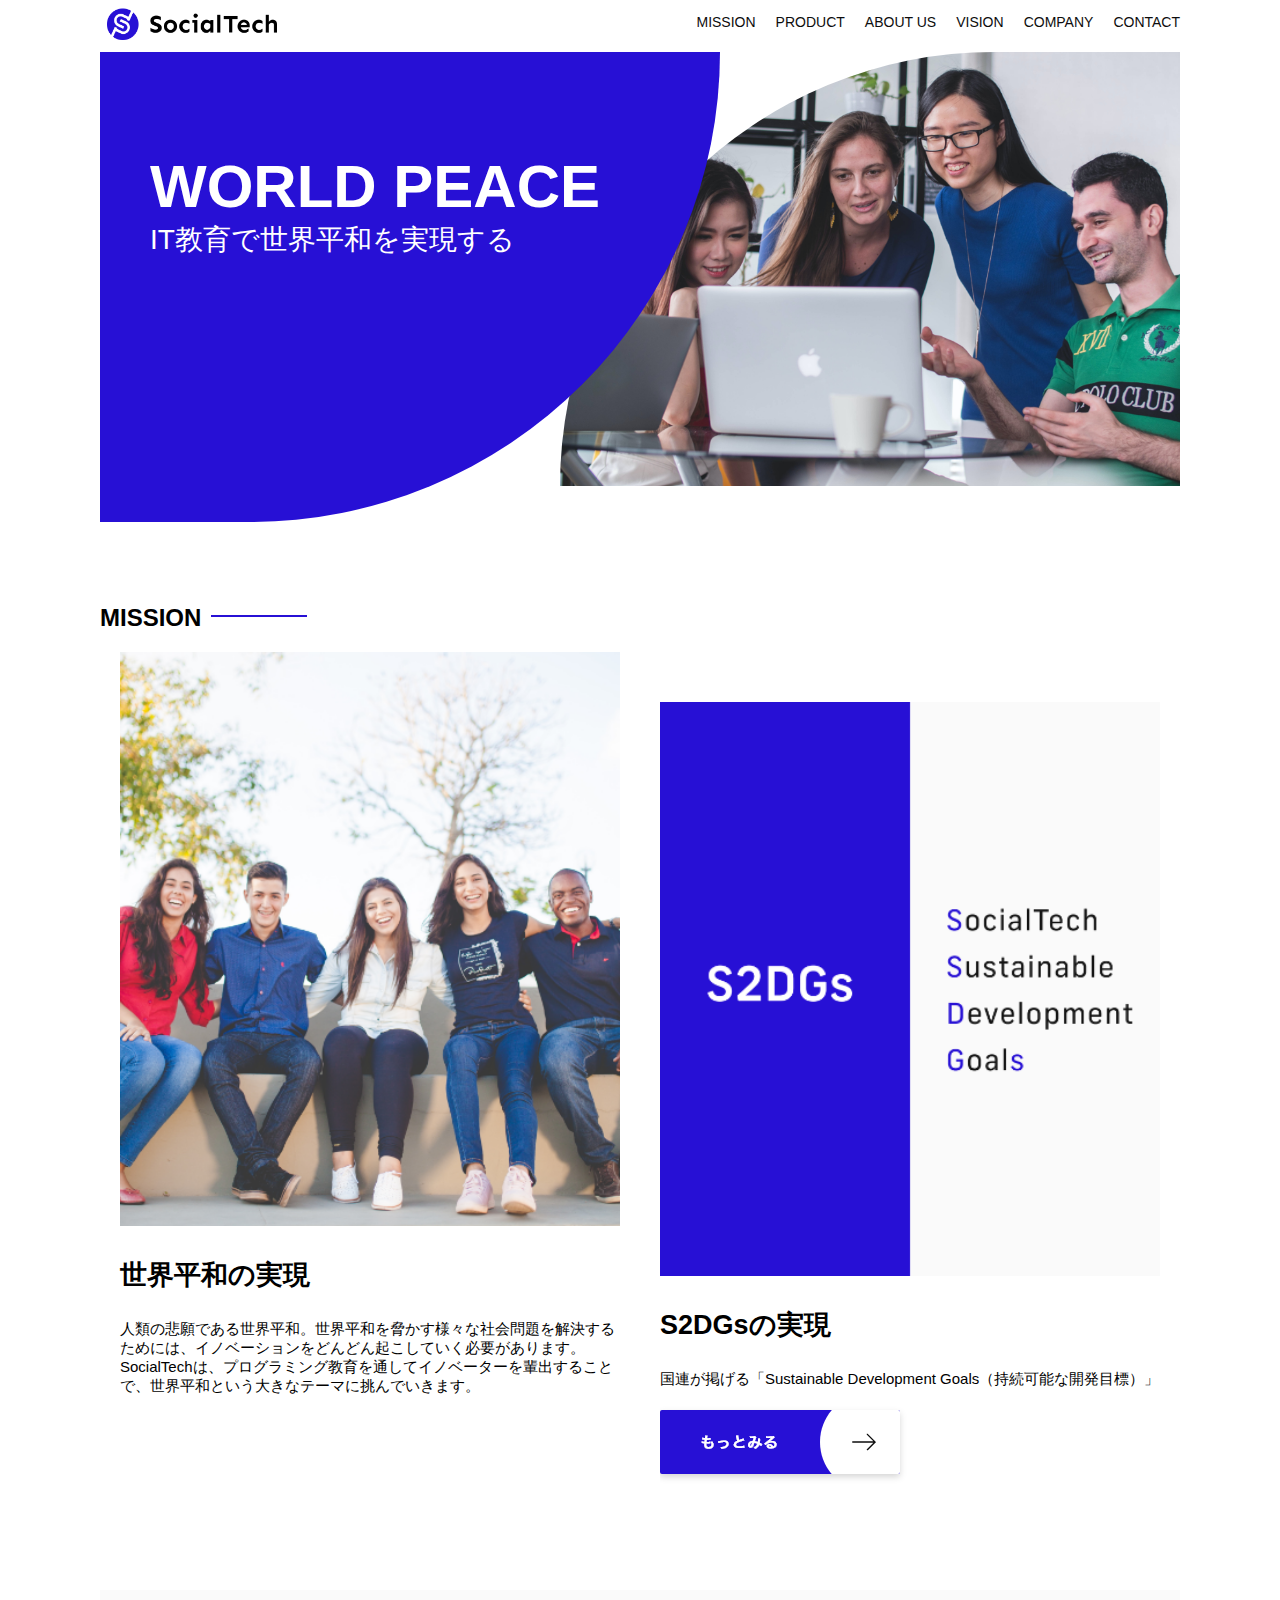
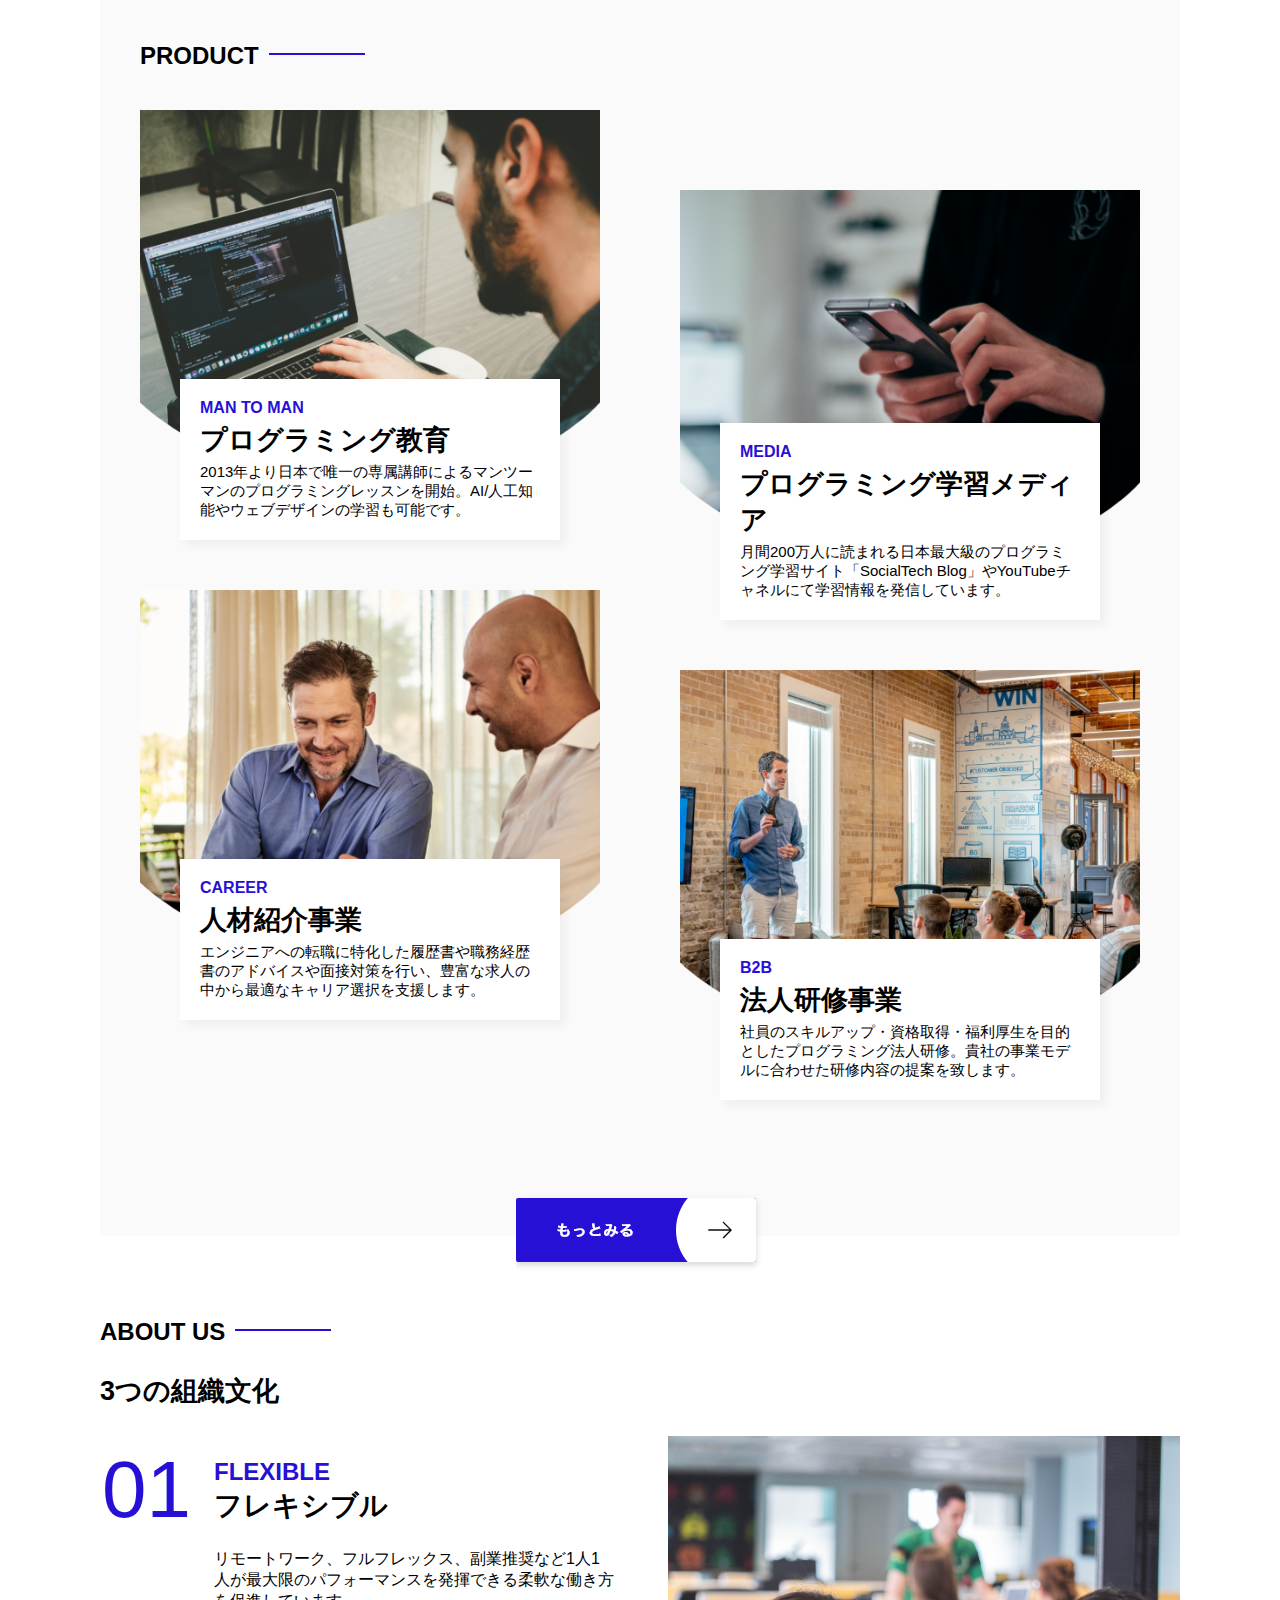
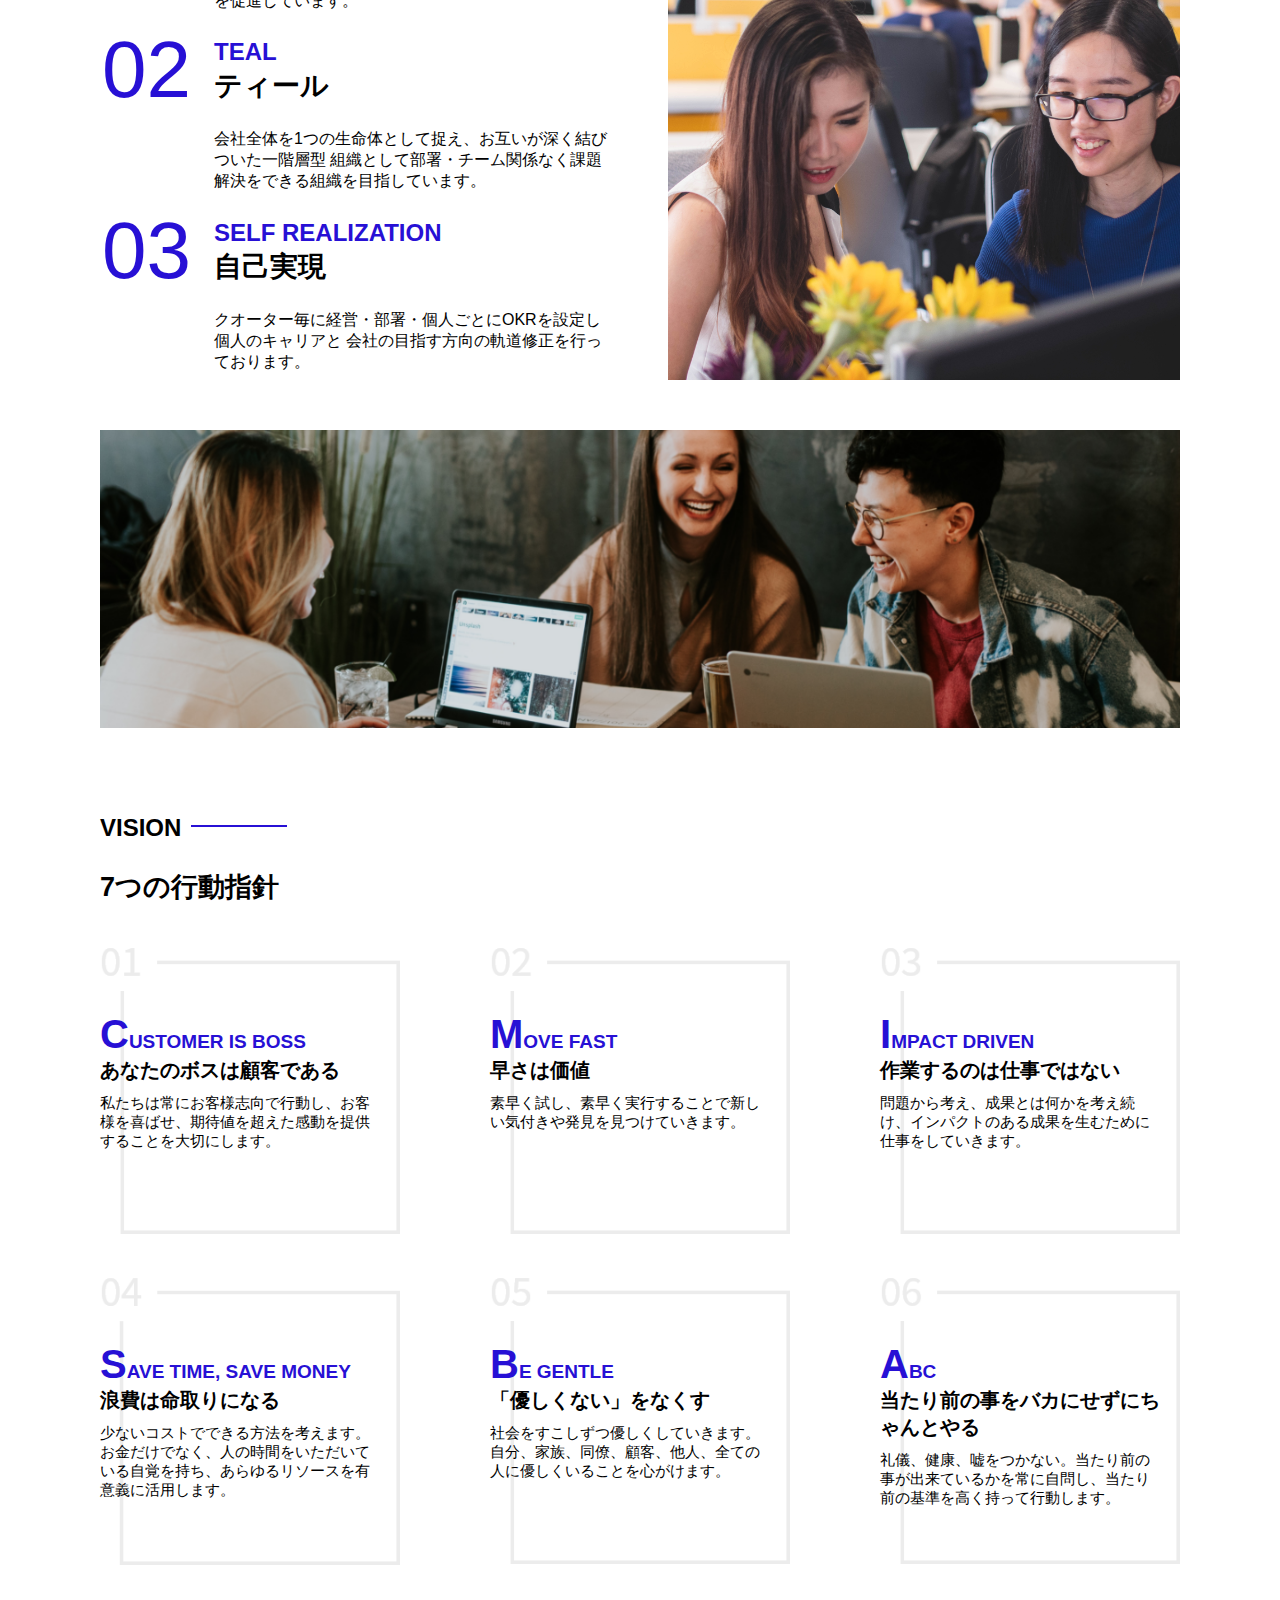
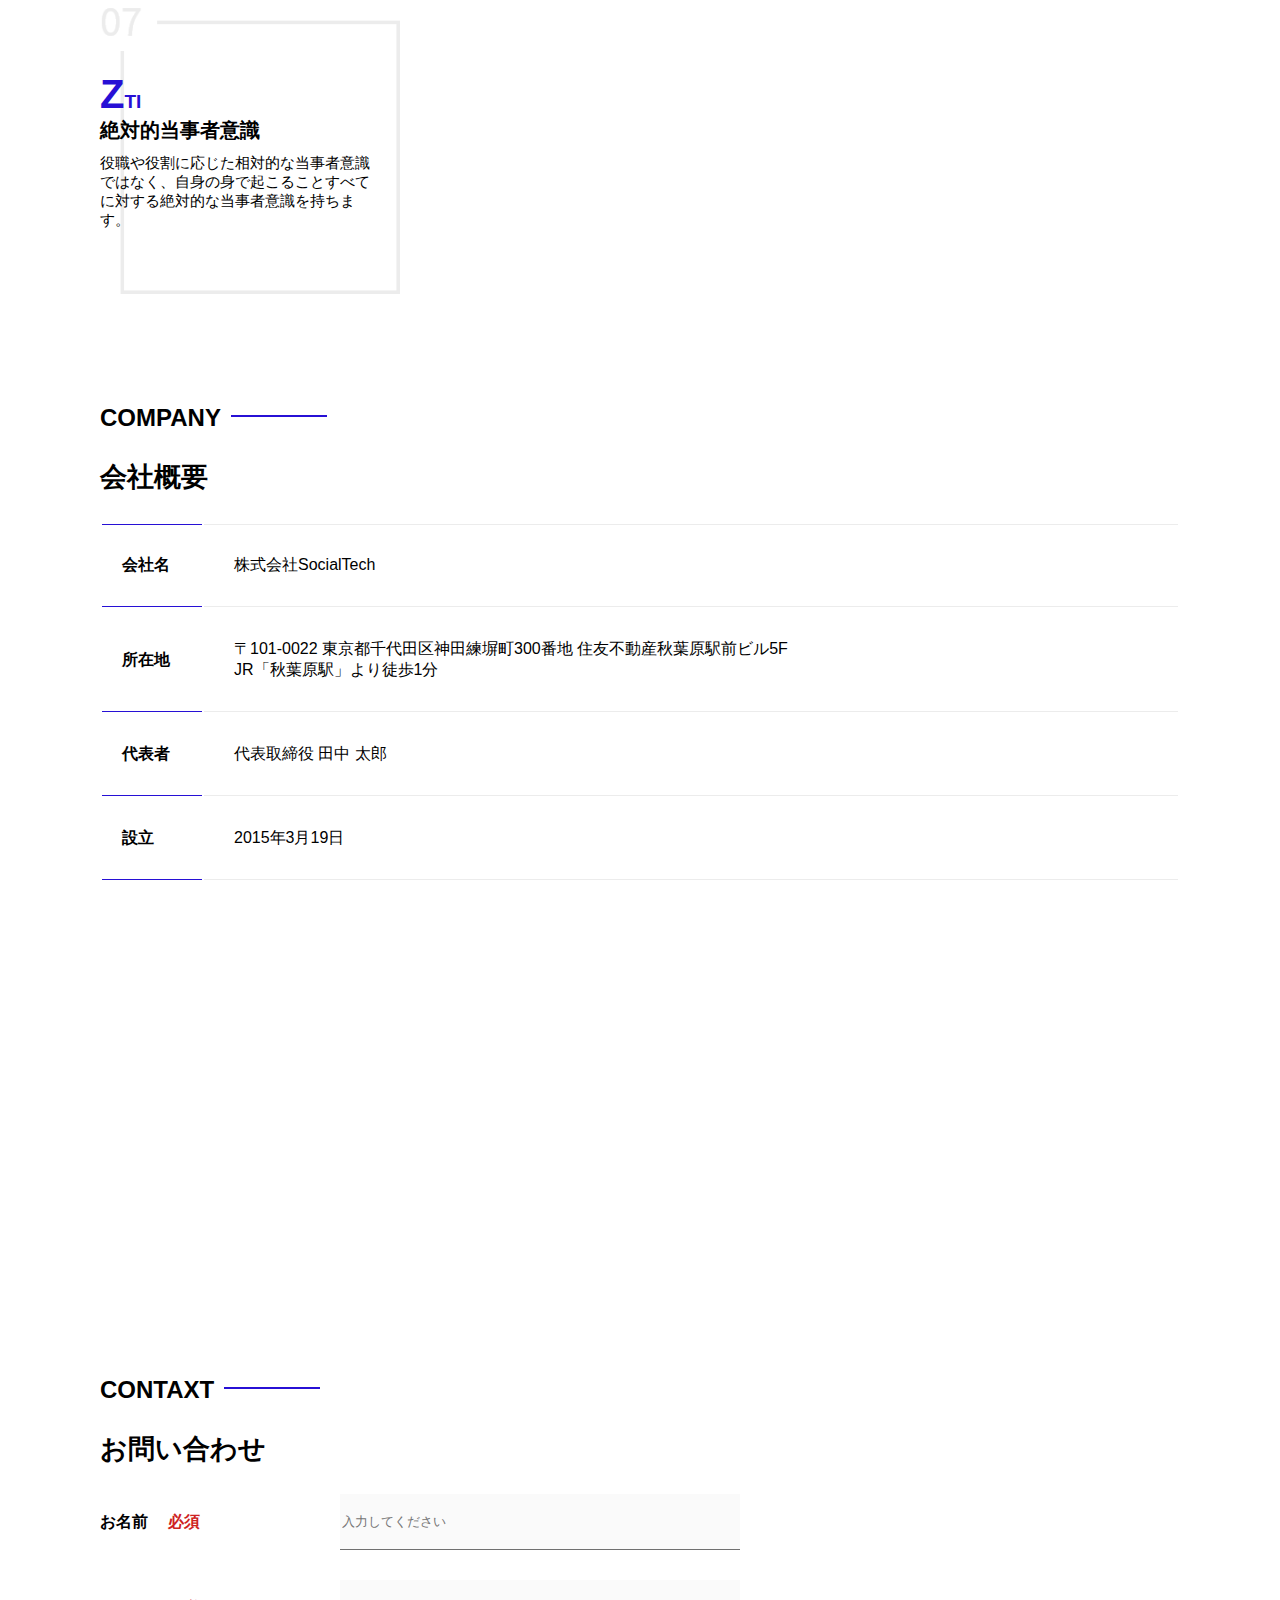
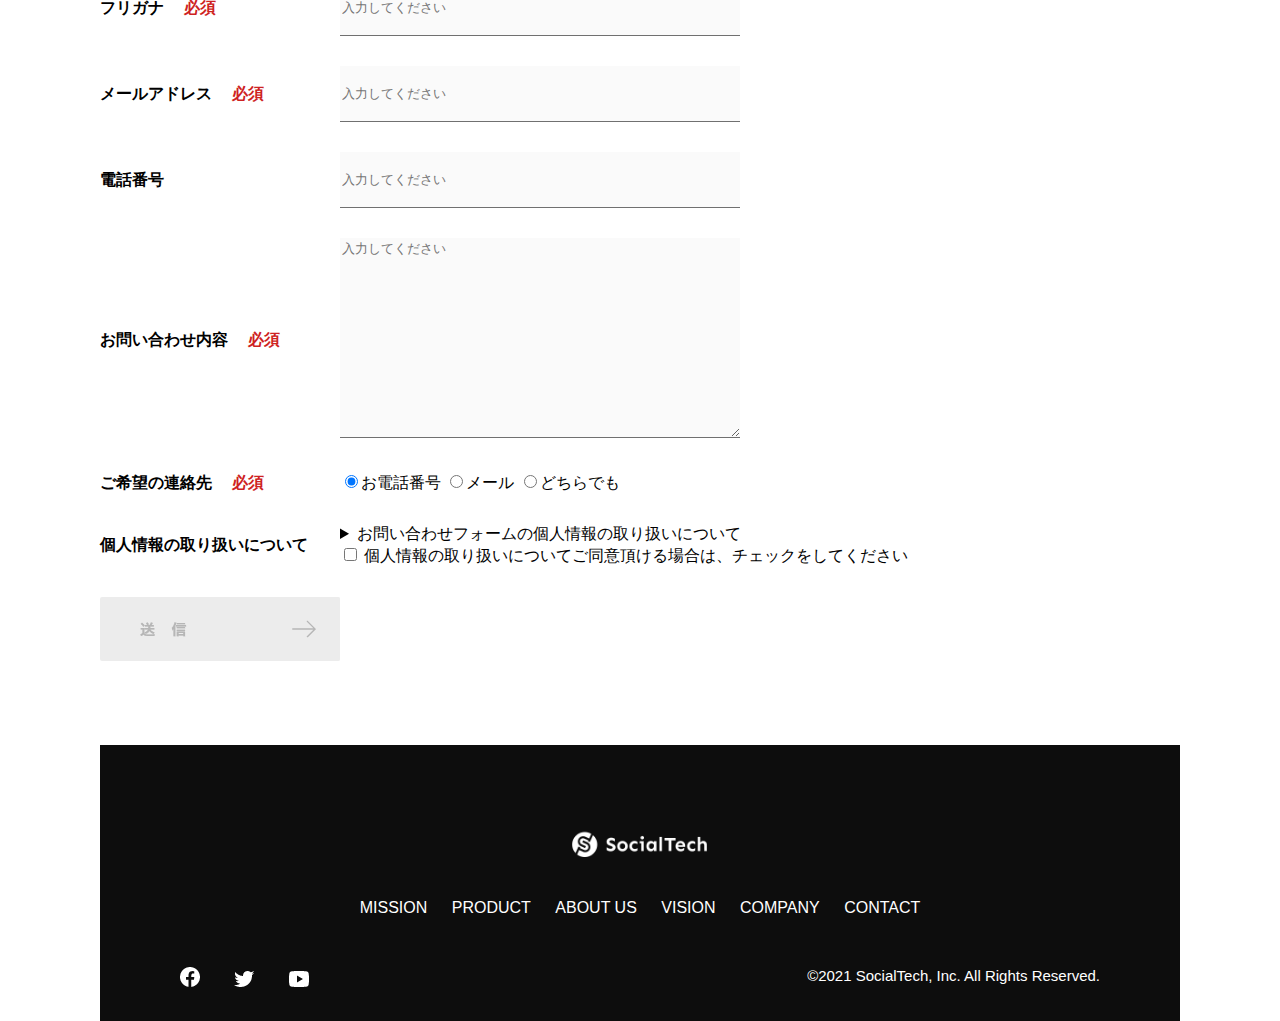
<file: index.html>
<!DOCTYPE html>
<html>
  <head>
    <title>SocialTech</title>
    <meta charset="utf-8">
    <meta name="description" content="SocialTechはEdTech業界のリーディングカンパニーを目指します。">
    <meta name="viewport" content="width=device-width,initial-scale=1.0">
    <meta name="twitter:card" content="Twitterカードの種類">
    <meta name="twitter:site" content="Twitterのユーザー名">
    <meta property="og:url" content="ページのURL">
    <meta property="og:title" content="ページのタイトル">
    <meta property="og:description" content="ページの説明文">
    <meta property="og:image" content="画像のURL">
    <link rel="stylesheet" href="style.css">
  </head>
  <body>
      <!-- ヘッダ -->
      <header>
        <a href="index.html" id="logo">
          <img src="images/logo.png" alt="トップページに戻る">
        </a>
        <!-- PC用ナビゲーション -->
          <nav id="nav-pc">
            <ul>
              <li><a href="mission.html">MISSION</a></li>
              <li><a href="product.html">PRODUCT</a></li>
              <li><a href="index.html#aboutus">ABOUT US</a></li>
              <li><a href="index.html#vision">VISION</a></li>
              <li><a href="index.html#company">COMPANY</a></li>
              <li><a href="index.html#contact">CONTACT</a></li>
            </ul>
          </nav>
          <!-- スマホ用メニューボタン -->
           <button id="menu-sp" onclick="document.getElementById('nav-sp').style.display = 'block'">
              <img src="images/button-menu.png" alt="ナビゲーションを開く">
           </button>
           <!-- スマホ用ナビゲーション -->
           <div id="nav-sp">
              <button id="close" onclick="document.getElementById('nav-sp').style.display = 'none'">
                <img src="images/button-close.png" alt="ナビゲーションを閉じる">
              </button>

              <nav>
                <ul>
                  <li>
                    <a id="logo-sp" href="index.html" onclick="document.getElementById('nav-sp').style.display = 'none'"><img src="images/logo-sp.png" alt="トップページに戻る"></a>
                  </li>
                  <li><a class="menu" href="mission.html" onclick="document.getElementById('nav-sp').style.display = 'none'">MISSION</a></li>
                  <li><a class="menu" href="product.html" onclick="document.getElementById('nav-sp').style.display = 'none'">PRODUCT</a></li>
                  <li><a class="menu" href="index.html#aboutus" onclick="document.getElementById('nav-sp').style.display = 'none'">ABOUT US</a></li>
                  <li><a class="menu" href="index.html#vision" onclick="document.getElementById('nav-sp').style.display = 'none'">VISION</a></li>
                  <li><a class="menu" href="index.html#company" onclick="document.getElementById('nav-sp').style.display = 'none'">COMPANY</a></li>
                  <li><a class="menu" href="index.html#contact" onclick="document.getElementById('nav-sp').style.display = 'none'">CONTACT</a></li>
                </ul>
              </nav>
              <div id="sns">
                <a href="https://www.facebook.com/sejuku2013">
                  <img src="images/button-facebook.png" alt="Facebookのリンク">
                </a>
                <a href="https://twitter.com/samuraijuku">
                  <img src="images/button-twitter.png" alt="Twitterのリンク">
                </a>
                <a href="https://www.youtube.com/channel/UCCFOQO5aDK0xXam4cUQXT8g">
                  <img src="images/button-youtube.png" alt="YouTubeのリンク">
                </a>
              </div>
           </div>
      </header>
      <main>
          <article>
            <!-- メインビジュアル -->
             <section id="main-visual">
                <div id="main-message">
                    <h1>WORLD PEACE</h1>
                    <p>IT教育で世界平和を実現する</p>
                </div>
                <img src="images/index/index-main.png" alt="PCの周りにあつまる多国籍の仲間たち">
             </section>
             <!-- ミッション -->
             <section id="mission">
                <h2 class="index-h2">MISSION</h2>
                <div id="mission-flex">
                  <div>
                    <img id="mission-photo" src="images/index/index-mission.png" alt="野外のベンチで写真を撮影する多国籍の仲間たち">
                    <h3>世界平和の実現</h3>
                    <p>
                      人類の悲願である世界平和。世界平和を脅かす様々な社会問題を解決するためには、イノベーションをどんどん起こしていく必要があります。SocialTechは、プログラミング教育を通してイノベーターを輩出することで、世界平和という大きなテーマに挑んでいきます。
                    </p>              
                  </div>
                  <div>
                    <img id="s2dgs" src="images/index/s2dgs.png" alt="s2dgs">
                    <h3>S2DGsの実現</h3>
                    <p>国連が掲げる「Sustainable Development Goals（持続可能な開発目標）」</p>
                    <a href="mission.html">
                      <img src="images/button-more.png" alt="もっとみる">
                    </a>
                  </div>
                </div>
             </section>
             <!-- プロダクト -->
              <section id="product">
                <h2 class="index-h2">PRODUCT</h2>
                  <div class="product-flex">
                    <div id="product-left">
                        <div>
                          <img class="product-photo" src="images/index/index-mantoman.png" alt="PCでコードを書く男性">
                          <div class="product-explain">
                            <span>MAN TO MAN</span>
                            <h3>プログラミング教育</h3>
                            <p>2013年より日本で唯一の専属講師によるマンツーマンのプログラミングレッスンを開始。AI/人工知能やウェブデザインの学習も可能です。</p>
                          </div>
                        </div>
                        <div>
                          <img class="product-photo" src="images/index/index-career.png" alt="笑顔で話し合う2人の男性">
                          <div class="product-explain">
                            <span>CAREER</span>
                            <h3>人材紹介事業</h3>
                            <p>エンジニアへの転職に特化した履歴書や職務経歴書のアドバイスや面接対策を行い、豊富な求人の中から最適なキャリア選択を支援します。</p>
                           </div>
                        </div>
                    </div>
                    <div id="product-right">
                      <div>
                        <img class="product-photo" src="images/index/index-media.png" alt="スマートフォンを操作する人">
                        <div class="product-explain">
                          <span>MEDIA</span>
                          <h3>プログラミング学習メディア</h3>
                          <p>月間200万人に読まれる日本最大級のプログラミング学習サイト「SocialTech Blog」やYouTubeチャネルにて学習情報を発信しています。</p>
                        </div>
                      </div>
                      <div>
                        <img class="product-photo" src="images/index/index-b2b.png" alt="講演中の男性とそれを聴く人々">
                        <div class="product-explain">
                          <span>B2B</span>
                          <h3>法人研修事業</h3>
                          <p>社員のスキルアップ・資格取得・福利厚生を目的としたプログラミング法人研修。貴社の事業モデルに合わせた研修内容の提案を致します。</p>
                        </div>
                      </div>
                    </div>
                  </div>
                  <div id="product-more">
                    <a href="product.html">
                      <img src="images/button-more.png" alt="もっと見る">
                    </a>
                  </div>
              </section>
              <!-- ABOUT US -->
              <section id="aboutus">
                <h2 class="index-h2">ABOUT US</h2>
                <h3>3つの組織文化</h3>
                <div>
                    <table class="culture-table">
                      <tr>
                        <td class="culture-num">01</td>
                        <th><span class="culture-en">FLEXIBLE</span><br>フレキシブル</th>
                      </tr>
                      <tr>
                        <td>
                          <!-- 空のセル -->
                        </td>
                        <td class="culture-description">リモートワーク、フルフレックス、副業推奨など1人1人が最大限のパフォーマンスを発揮できる柔軟な働き方を促進しています。</td>
                      </tr>
                      <tr>
                        <td class="culture-num">02</td>
                        <th><span class="culture-en">TEAL</span><br>ティール</th>
                      </tr>
                      <tr>
                        <td>
                          <!-- 空のセル -->
                        </td>
                        <td class="culture-description">会社全体を1つの生命体として捉え、お互いが深く結びついた一階層型 組織として部署・チーム関係なく課題解決をできる組織を目指しています。</td>
                      </tr>
                      <tr>
                        <td class="culture-num">03</td>
                        <th><span class="culture-en">SELF REALIZATION</span><br>自己実現</th>
                      </tr>
                      <tr>
                        <td>
                          <!-- 空のセル -->
                        </td>
                        <td class="culture-description">クオーター毎に経営・部署・個人ごとにOKRを設定し個人のキャリアと 会社の目指す方向の軌道修正を行っております。</td>
                      </tr>
                    </table>
                     <img class="culture-img" src="images/index/index-aboutus1.png" alt="笑顔で話し合う2人の女性">
                </div>
                    <img class="culture-img2" src="images/index/index-aboutus2.png" alt="笑顔で話し合う3人の男女">
              </section>

              <!-- VISION -->
              <section id="vision">
                <h2 class="index-h2">VISION</h2>
                <h3>7つの行動指針</h3>
                <div>
                    <div class="vision-box">
                        <img src="images/index/vision-01.png" alt="01">
                          <div>
                            <h4>CUSTOMER IS BOSS</h4>
                            <h5>あなたのボスは顧客である</h5>
                            <p>私たちは常にお客様志向で行動し、お客様を喜ばせ、期待値を超えた感動を提供することを大切にします。</p>
                          </div>
                    </div>
                    <div class="vision-box">
                        <img src="images/index/vision-02.png" alt="02">
                          <div>
                            <h4>MOVE FAST</h4>
                            <h5>早さは価値</h5>
                            <p>素早く試し、素早く実行することで新しい気付きや発見を見つけていきます。</p>
                          </div>
                    </div>
                    <div class="vision-box">
                        <img src="images/index/vision-03.png" alt="03">
                          <div>
                            <h4>IMPACT DRIVEN</h4>
                            <h5>作業するのは仕事ではない</h5>
                            <p>問題から考え、成果とは何かを考え続け、インパクトのある成果を生むために仕事をしていきます。</p>
                        </div>
                    </div>
                    <div class="vision-box">
                        <img src="images/index/vision-04.png" alt="04">
                         <div>
                          <h4>SAVE TIME, SAVE MONEY</h4>
                          <h5>浪費は命取りになる</h5>
                          <p>少ないコストでできる方法を考えます。お金だけでなく、人の時間をいただいている自覚を持ち、あらゆるリソースを有意義に活用します。</p>
                          </div>
                    </div>
                    <div class="vision-box">
                        <img src="images/index/vision-05.png" alt="05">
                          <div>
                            <h4>BE GENTLE</h4>
                            <h5>「優しくない」をなくす</h5>
                            <p>社会をすこしずつ優しくしていきます。自分、家族、同僚、顧客、他人、全ての人に優しくいることを心がけます。</p>
                          </div>
                    </div>
                    <div class="vision-box">
                       <img src="images/index/vision-06.png" alt="06">
                          <div>
                            <h4>ABC</h4>
                            <h5>当たり前の事をバカにせずにちゃんとやる</h5>
                            <p>礼儀、健康、嘘をつかない。当たり前の事が出来ているかを常に自問し、当たり前の基準を高く持って行動します。</p>
                          </div>
                    </div>
                    <div class="vision-box">
                      <img src="images/index/vision-07.png" alt="07">
                         <div>
                          <h4>ZTI</h4>
                          <h5>絶対的当事者意識</h5>
                          <p>役職や役割に応じた相対的な当事者意識ではなく、自身の身で起こることすべてに対する絶対的な当事者意識を持ちます。</p>
                         </div>
                    </div>
                </div>
              </section>
              <!-- COMPANY -->
              <section id="company">
                  <h2 class="index-h2">COMPANY</h2>
                  <h3>会社概要</h3>
                      <table id="company-table">
                          <tr>
                              <th class="tableheader tableheader-first">会社名</th>
                              <td class="cell cell-first">株式会社SocialTech</td>
                          </tr>
                          <tr>
                              <th class="tableheader">所在地</th>
                              <td class="cell">〒101-0022 東京都千代田区神田練塀町300番地 住友不動産秋葉原駅前ビル5F<br>JR「秋葉原駅」より徒歩1分</td>
                          </tr>
                          <tr>
                              <th class="tableheader">代表者</th>
                              <td class="cell">代表取締役 田中 太郎</td>
                          </tr>
                          <tr>
                              <th class="tableheader">設立</th>
                              <td class="cell">2015年3月19日</td>
                          </tr>
                      </table>
                  <iframe 
                      src="https://www.google.com/maps/embed?pb=!1m14!1m8!1m3!1d12960.275416078066!2d139.7746526!3d35.6999232!3m2!1i1024!2i768!4f13.1!3m3!1m2!1s0x60188fee13660e23%3A0x77137876edf742ac!2z5L2P5Y-L5LiN5YuV55Sj56eL6JGJ5Y6f6aeF5YmN44OT44Or!5e0!3m2!1sja!2sjp!4v1723191850951!5m2!1sja!2sjp" width="600" height="450" style="border:0;" allowfullscreen="" loading="lazy" referrerpolicy="no-referrer-when-downgrade">
                  </iframe>
              </section>
              <!-- お問い合わせフォーム -->
              <section id="contact">
                  <h2 class="index-h2">CONTAXT</h2>
                  <h3>お問い合わせ</h3>
                  <form>
                      <div>
                          <div class="contact-heading">
                              <label class="contact-label">お名前<span class="contact-span">必須</span></label>
                          </div>
                          <div>
                              <input type="text" name="name" placeholder="入力してください" class="contact-textbox">
                          </div>
                      </div> 
                      <div>
                          <div class="contact-heading">
                              <label class="contact-label">フリガナ<span class="contact-span">必須</span></label>
                          </div>
                          <div>
                              <input type="text" name="hurigana" placeholder="入力してください" class="contact-textbox">
                          </div>
                      </div>
                      <div>
                          <div class="contact-heading">
                              <label class="contact-label">メールアドレス<span class="contact-span">必須</span></label>
                          </div>
                          <div>
                            <input type="text" name="email" placeholder="入力してください" class="contact-textbox">
                          </div>
                      </div>
                      <div>
                          <div class="contact-heading">
                            <label class="contact-label">電話番号</label>
                          </div> 
                          <div>
                            <input type="text" name="tel" placeholder="入力してください" class="contact-textbox">
                          </div> 
                      </div>
                      <div>
                          <div class="contact-heading">
                            <label class="contact-label">お問い合わせ内容<span class="contact-span">必須</span></label>
                          </div>
                          <div>
                            <textarea class="contact-textarea" placeholder="入力してください" name="message"></textarea>
                          </div>
                      </div>
                      <div>
                          <div class="contact-heading">
                            <label class="contact-label">ご希望の連絡先<span class="contact-span">必須</span></label>
                          </div>
                          <div>
                            <input class="radiobutton" type="radio" value="tel" name="contact" checked><label>お電話番号</label>
                            <input class="radiobutton" type="radio" value="mail" name="contact"><label>メール</label>
                            <input class="radiobutton" type="radio" value="both" name="contact"><label>どちらでも</label>
                          </div>
                      </div>
                      <div>
                          <div class="contact-heading">
                            <label class="contact-label">個人情報の取り扱いについて</label>
                          </div>
                          <div>
                              <details>
                                  <summary>お問い合わせフォームの個人情報の取り扱いについて</summary>
                                  <div>
                                    <dl>
                                      <dt>１．組織の名称又は氏名</dt>
                                      <dd>株式会社SocialTech</dd>
                                      <dt>２．個人情報保護管理者（若しくはその代理人）の氏名又は職名、所属及び連絡先</dt>
                                      <dd>
                                        <p>鈴木 一郎 コーポレート部</p>
                                        <p>メールアドレス：samurai@example.com</p>
                                        <p>TEL：03-1234-5678</p>
                                      </dd>
                                      <dt>３．個人情報の利用目的</dt>
                                      <dd>
                                        <ul>
                                          <li>本サービス及び本サービスに関連する情報の提供又はそれらに関する連絡のため</li>
                                          <li>ユーザーの本人確認のため</li>
                                          <li>当社サービスのご案内のため</li>
                                          <li>当社の商品等の広告または宣伝（電子メールによるものを含むものとします。）</li>
                                        </ul>
                                      </dd>
                                      <dt>４．個人情報の取り扱い業務の委託</dt>
                                      <dd>個人情報の取扱業務の全部または一部を外部に業務委託する場合があります。その際、弊社は、個人情報を適切に保護できる管理体制を敷き実行していることを条件として委託先を厳選したうえで、機密保持契約を委託先と締結し、お客様の個人情報を厳密に管理させます。</dd>
                                      <dt>５．個人情報の開示等の請求</dt>
                                      <dd>
                                        お客様は、弊社に対してご自身の個人情報の開示等（利用目的の通知、開示、内容の訂正・追加・削除、利用の停止または消去、第三者への提供の停止）に関して、当社問合わせ窓口に申し出ることができます。<br>
                                        その際、弊社はお客様ご本人を確認させていただいたうえで、合理的な期間内に対応いたします。<br>
                                        なお、個人情報に関する弊社問合わせ先は、次の通りです。
                                      </dd>
                                      <dd>
                                        <p>株式会社SocialTech　個人情報問合せ窓口</p>
                                        <p>〒150-0043　東京都千代田区神田練塀町300番地 住友不動産秋葉原駅前ビル5F</p>
                                        <p>メールアドレス：samurai@example.com　TEL：03-1234-5678</p>
                                      </dd>
                
                                      <dt>６．個人情報を提供されることの任意性について</dt>
                                      <dd>お客様がご自身の個人情報を弊社に提供されるか否かは、お客様のご判断によりますが、もしご提供されない場合には、適切なサービスが提供できない場合がありますので予めご了承ください。</dd>
                                    </dl>
                                  </div>
                              </details>
                              <input type="checkbox" name="agree">
                              <span>個人情報の取り扱いについてご同意頂ける場合は、チェックをしてください</span>
                          </div>
                      </div>
                        <input type="image" src="images/button-submit.png" alt="送信する">
                  </form>
              </section>
          </article>
      </main>

        <footer>
          <div id="footer-logo">
            <img src="images/logo-sp.png" alt="SocialTech">
          </div>
          <div id="footer-link">
            <a href="mission.html">MISSION</a>
            <a href="product.html">PRODUCT</a>
            <a href="index.html#aboutus">ABOUT US</a>
            <a href="index.html#vision">VISION</a>
            <a href="index.html#company">COMPANY</a>
            <a href="index.html#contact">CONTACT</a>
          </div>
            <div id="sns-footer">
              <div class="sns-btns">
                <a href="https://www.facebook.com/sejuku2013"><img src="images/button-facebook.png" alt="Facebookのリンク"></a>
                <a href="https://twitter.com/samuraijuku"><img src="images/button-twitter.png" alt="Twitterのリンク"></a>
                <a href="https://www.youtube.com/channel/UCCFOQO5aDK0xXam4cUQXT8g"><img src="images/button-youtube.png" alt="YouTubeのリンク"></a>
              </div>
              <p id="copyright">&copy;2021 SocialTech, Inc. All Rights Reserved.</p>
            </div>
        </footer>
  </body>
</html>
</file>
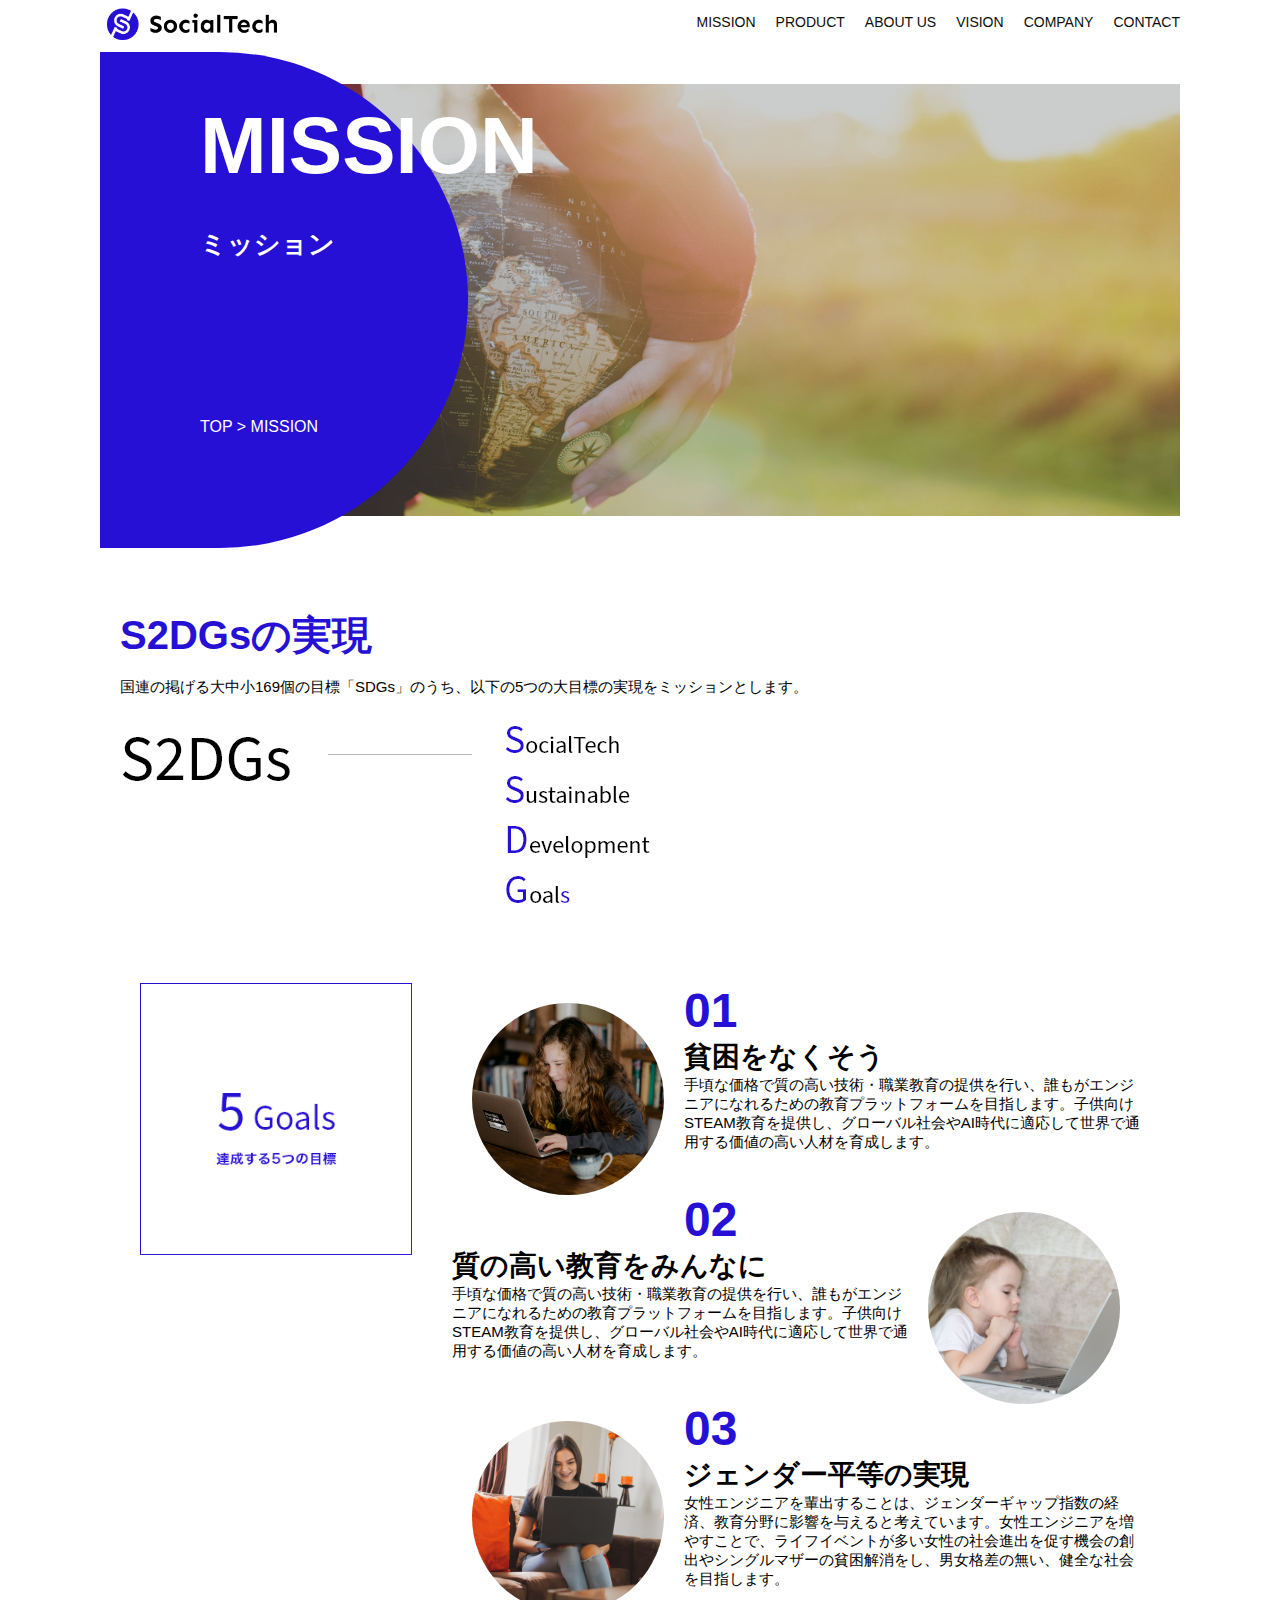
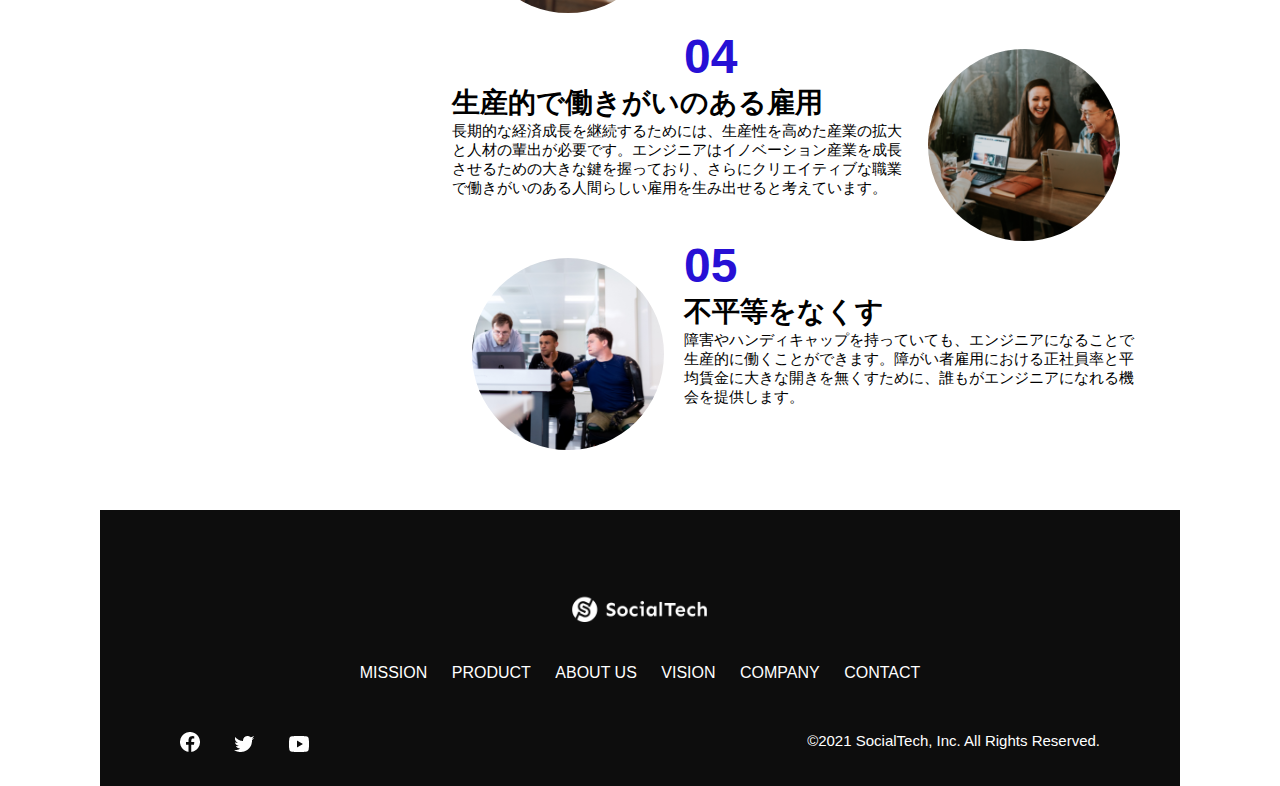
<file: mission.html>
<!DOCTYPE html>
<html>
  <head>
    <title>SocialTech - MISSION ミッション -</title>
    <meta charset="utf-8">
    <meta name="description" content="SocialTechが目指す5つの目標（S2DGs）を紹介します">
    <meta name="viewport" content="width=device-width, initial-scale=1.0">
    <link rel="stylesheet" href="style.css">
  </head>
  <body>
    <!-- ヘッダ -->
    <header>
      <a href="index.html" id="logo">
        <img src="images/logo.png" alt="トップページに戻る">
      </a>
      <!-- PC用ナビゲーション -->
        <nav id="nav-pc">
          <ul>
            <li><a href="mission.html">MISSION</a></li>
            <li><a href="product.html">PRODUCT</a></li>
            <li><a href="index.html#aboutus">ABOUT US</a></li>
            <li><a href="index.html#vision">VISION</a></li>
            <li><a href="index.html#company">COMPANY</a></li>
            <li><a href="index.html#contact">CONTACT</a></li>
          </ul>
        </nav>
        <!-- スマホ用メニューボタン -->
         <button id="menu-sp" onclick="document.getElementById('nav-sp').style.display = 'block'">
            <img src="images/button-menu.png" alt="ナビゲーションを開く">
         </button>
         <!-- スマホ用ナビゲーション -->
         <div id="nav-sp">
            <button id="close" onclick="document.getElementById('nav-sp').style.display = 'none'">
              <img src="images/button-close.png" alt="ナビゲーションを閉じる">
            </button>
            <nav>
              <ul>
                <li>
                  <a id="logo-sp" href="index.html" onclick="document.getElementById('nav-sp').style.display = 'none'"><img src="images/logo-sp.png" alt="トップページに戻る"></a>
                </li>
                <li><a class="menu" href="mission.html" onclick="document.getElementById('nav-sp').style.display = 'none'">MISSION</a></li>
                <li><a class="menu" href="product.html" onclick="document.getElementById('nav-sp').style.display = 'none'">PRODUCT</a></li>
                <li><a class="menu" href="index.html#aboutus" onclick="document.getElementById('nav-sp').style.display = 'none'">ABOUT US</a></li>
                <li><a class="menu" href="index.html#vision" onclick="document.getElementById('nav-sp').style.display = 'none'">VISION</a></li>
                <li><a class="menu" href="index.html#company" onclick="document.getElementById('nav-sp').style.display = 'none'">COMPANY</a></li>
                <li><a class="menu" href="index.html#contact" onclick="document.getElementById('nav-sp').style.display = 'none'">CONTACT</a></li>
              </ul>
            </nav>
            <div id="sns">
               <a href="https://www.facebook.com/sejuku2013">
                  <img src="images/button-facebook.png" alt="Facebookのリンク">
               </a>
               <a href="https://twitter.com/samuraijuku">
                  <img src="images/button-twitter.png" alt="Twitterのリンク">
               </a>
               <a href="https://www.youtube.com/channel/UCCFOQO5aDK0xXam4cUQXT8g">
                  <img src="images/button-youtube.png" alt="YouTubeのリンク">
               </a>
            </div>
          </div>
     </header>

     <main>
      <article>
          <section id="mission-main">
            <div class="mission-main-inner">
              <div id="mission-title">
                <h1>MISSION<br><span>ミッション</span></h1>
                <p>TOP > MISSION</p>
              </div>
            </div>
          </section>

          <section id="mission-s2dgs">
            <h2 class="mission-h2">S2DGsの実現</h2>
            <p>国連の掲げる大中小169個の目標「SDGs」のうち、以下の5つの大目標の実現をミッションとします。</p>
            <img src="images/mission/mission-s2dgs.png" alt="S2DGs">
          </section>

          <section id="mission-five-goals">
            <div class="five-goals-image">
              <img src="images/mission/mission-5goals.png" alt="5Goals">
            </div>
            <div class="five-goals-read">
              <div>
                <img class="fivegoals-image-left" src="images/mission/mission-5goals01.png" alt="PCを見つめる女の子">
                <span class="fivegoals-number">01</span>
                <h3 class="fivegoals-h3">貧困をなくそう</h3>
                <p class="fivegoals-p">手頃な価格で質の高い技術・職業教育の提供を行い、誰もがエンジニアになれるための教育プラットフォームを目指します。子供向けSTEAM教育を提供し、グローバル社会やAI時代に適応して世界で通用する価値の高い人材を育成します。</p>
              </div>
              <div>
                <img class="fivegoals-image-right" src="images/mission/mission-5goals02.png" alt="PCを見つめる小さい女の子">
                <span class="fivegoals-number">02</span>
                <h3 class="fivegoals-h3">質の高い教育をみんなに</h3>
                <p class="fivegoals-p">手頃な価格で質の高い技術・職業教育の提供を行い、誰もがエンジニアになれるための教育プラットフォームを目指します。子供向けSTEAM教育を提供し、グローバル社会やAI時代に適応して世界で通用する価値の高い人材を育成します。</p>
              </div>
              <div>
                <img class="fivegoals-image-left" src="images/mission/mission-5goals03.png" alt="PCを操作する女性">
  
                <span class="fivegoals-number">03</span>
                <h3 class="fivegoals-h3">ジェンダー平等の実現</h3>
                <p class="fivegoals-p">女性エンジニアを輩出することは、ジェンダーギャップ指数の経済、教育分野に影響を与えると考えています。女性エンジニアを増やすことで、ライフイベントが多い女性の社会進出を促す機会の創出やシングルマザーの貧困解消をし、男女格差の無い、健全な社会を目指します。</p>
              </div>
              <div>
                <img class="fivegoals-image-right" src="images/mission/mission-5goals04.png" alt="笑顔で話し合う3人の男女">
                <span class="fivegoals-number">04</span>
                <h3 class="fivegoals-h3">生産的で働きがいのある雇用</h3>
                <p class="fivegoals-p">長期的な経済成長を継続するためには、生産性を高めた産業の拡大と人材の輩出が必要です。エンジニアはイノベーション産業を成長させるための大きな鍵を握っており、さらにクリエイティブな職業で働きがいのある人間らしい雇用を生み出せると考えています。</p>
              </div>
              <div>
                <img class="fivegoals-image-left" src="images/mission/mission-5goals05.png" alt="障害を持つ男性が生き生きと働く様子">
                <span class="fivegoals-number">05</span>
                <h3 class="fivegoals-h3">不平等をなくす</h3>
                <p class="fivegoals-p">障害やハンディキャップを持っていても、エンジニアになることで生産的に働くことができます。障がい者雇用における正社員率と平均賃金に大きな開きを無くすために、誰もがエンジニアになれる機会を提供します。</p>
              </div>
            </div>
          </section>
      </article>
    </main>

    <footer>
      <div id="footer-logo">
        <img src="images/logo-sp.png" alt="SocialTech">
      </div>
      <div id="footer-link">
        <a href="mission.html">MISSION</a>
        <a href="product.html">PRODUCT</a>
        <a href="index.html#aboutus">ABOUT US</a>
        <a href="index.html#vision">VISION</a>
        <a href="index.html#company">COMPANY</a>
        <a href="index.html#contact">CONTACT</a>
      </div>
      <div id="sns-footer">
        <div class="sns-btns">
          <a href="https://www.facebook.com/sejuku2013"><img src="images/button-facebook.png" alt="Facebookのリンク"></a>
          <a href="https://twitter.com/samuraijuku"><img src="images/button-twitter.png" alt="Twitterのリンク"></a>
          <a href="https://www.youtube.com/channel/UCCFOQO5aDK0xXam4cUQXT8g"><img src="images/button-youtube.png" alt="YouTubeのリンク"></a>
        </div>
        <p id="copyright">&copy;2021 SocialTech, Inc. All Rights Reserved.</p>
      </div>
    </footer>

  </body>
</html>
</file>
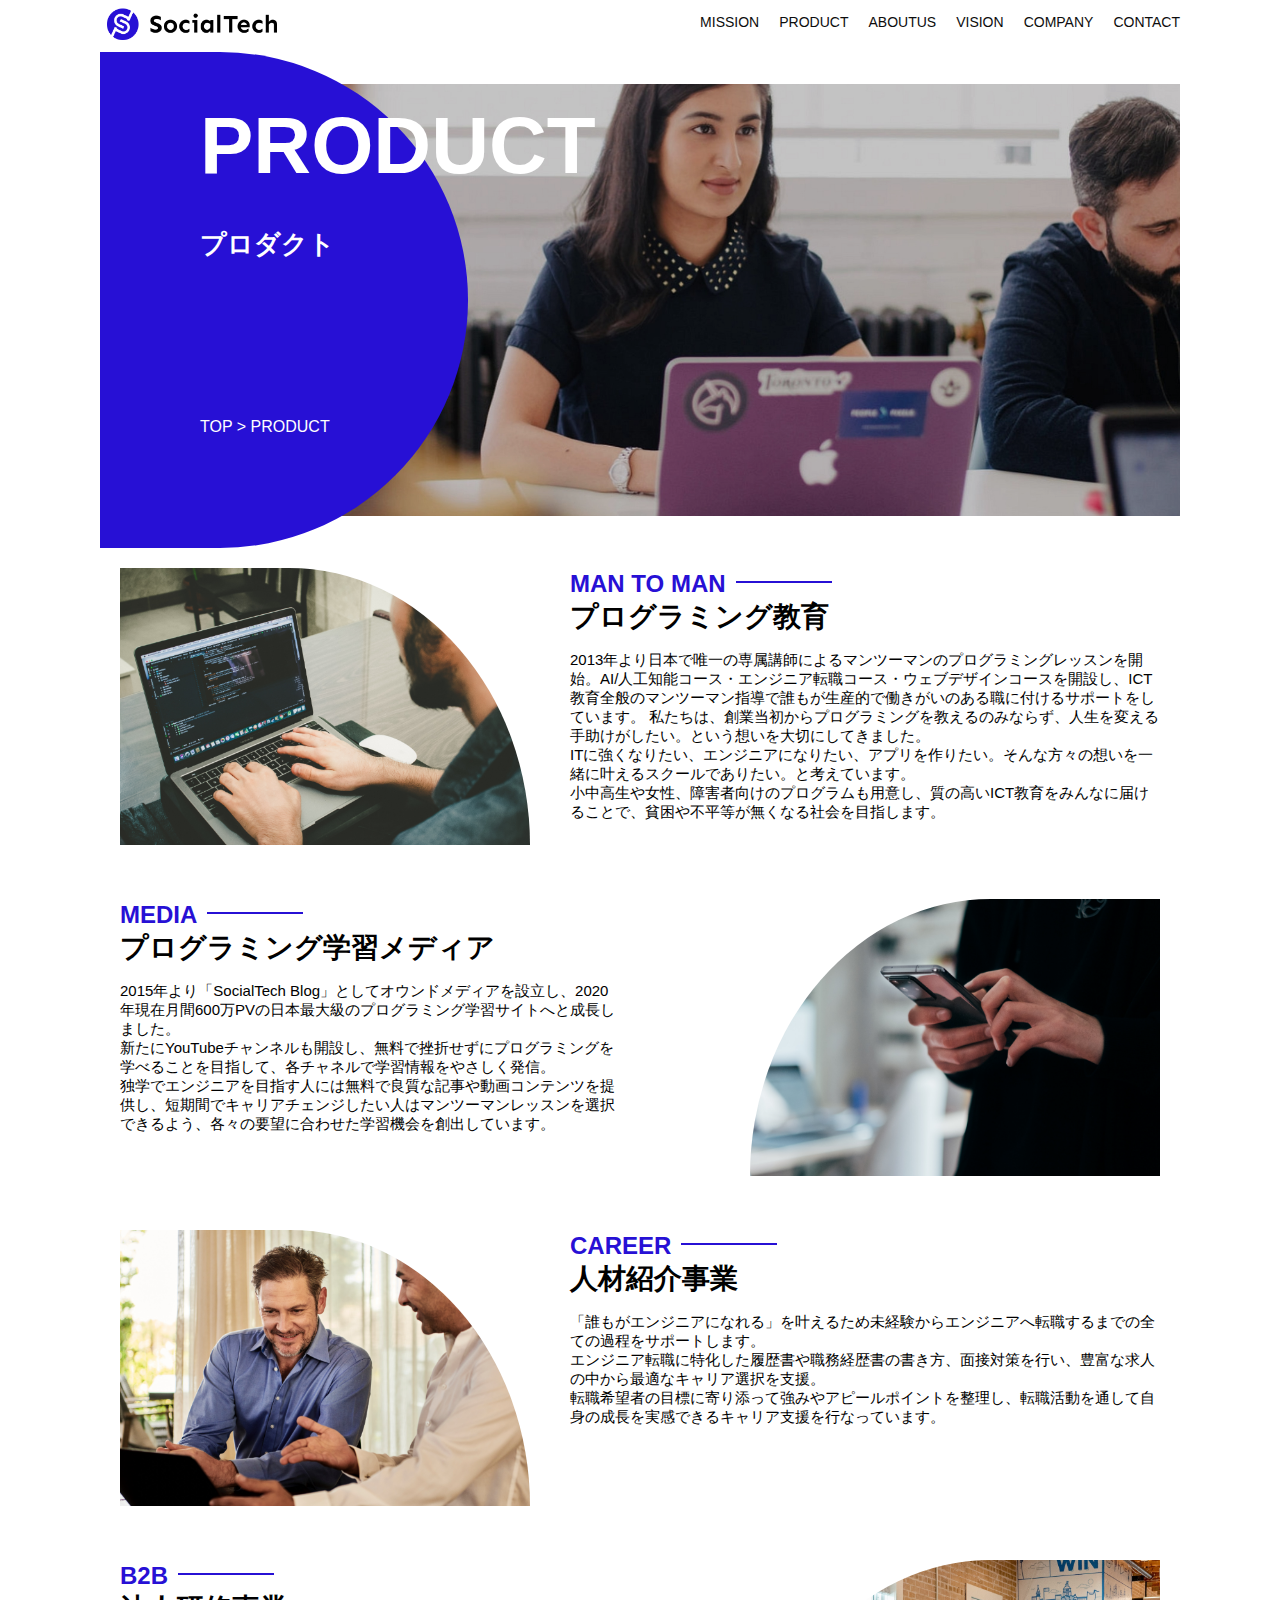
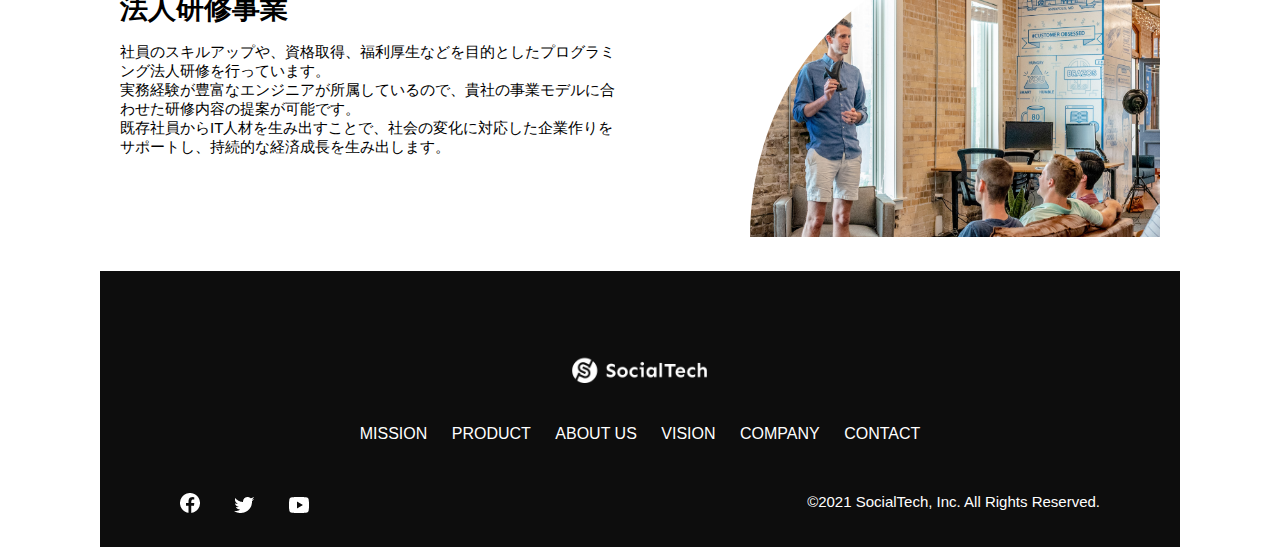
<file: product.html>
<!DOCTYPE html>
<html>
  <head>
    <title>SocialTech -PRODUCT プロダクト-</title>
      <meta charset="utf-8">
      <meta name="description" content="SocialTechの4つのプロダクトを紹介します">
      <!-- レスポンシブ対応 -->
      <meta name="viewpoint" content="width=device-width, initial-scale=1.0">
      <link rel="stylesheet" href="style.css">
  </head>

  <body>
    <header>
      <!-- ロゴ -->
      <a href="index.html" id="logo">
        <img src="images/logo.png" alt="トップページへ戻る">
      </a>

      <!-- PC用ナビ -->
      <nav id="nav-pc">
        <ul>
          <li><a href="mission.html">MISSION</a></li>
          <li><a href="product.html">PRODUCT</a></li>
          <li><a href="index.html#aboutus">ABOUTUS</a></li>
          <li><a href="index.html#vision">VISION</a></li>
          <li><a href="index.html#company">COMPANY</a></li>
          <li><a href="index.html#contact">CONTACT</a></li>
        </ul>
      </nav>

      <!-- スマホ用メニューボタン -->
       <button id="menu-sp" onclick="document.getElementById('nav-sp').style.display = 'block'">
          <img src="images/button-menu.png" alt="ナビゲーションを開く">          
       </button>
      <!-- スマホ用ナビゲーション -->
       <div id="nav-sp">
          <button id="close" onclick="document.getElementById('nav-sp').style.display = 'none'">
            <img src="images/button-close.png" alt="ナビゲーションを閉じる">
          </button>

          <nav>
            <ul>
              <li>
                <a id="logo-sp" href="index.html" onclick="document.getElementById('nav-sp').style.display = 'none'"><img src="images/logo-sp.png" alt="トップページに戻る"></a>
              </li>
              <li><a class="menu" href="mission.html" onclick="document.getElementById('nav-sp').style.display = 'none'">MISSION</a></li>
              <li><a class="menu" href="product.html" onclick="document.getElementById('nav-sp').style.display = 'none'">PRODUCT</a></li>
              <li><a class="menu" href="index.html#aboutus" onclick="document.getElementById('nav-sp').style.display = 'none'">ABOUT US</a></li>
              <li><a class="menu" href="index.html#vision" onclick="document.getElementById('nav-sp').style.display = 'none'">VISION</a></li>
              <li><a class="menu" href="index.html#company" onclick="document.getElementById('nav-sp').style.display = 'none'">COMPANY</a></li>
              <li><a class="menu" href="index.html#contact" onclick="document.getElementById('nav-sp').style.display = 'none'">CONTACT</a></li>
            </ul>
          </nav>
          <div id="sns">
            <a href="https://www.facebook.com/sejuku2013">
              <img src="images/button-facebook.png" alt="Facebookのリンク">
            </a>
            <a href="https://twitter.com/samuraijuku">
              <img src="images/button-twitter.png" alt="Twitterのリンク">
            </a>
            <a href="https://www.youtube.com/channel/UCCFOQO5aDK0xXam4cUQXT8g">
              <img src="images/button-youtube.png" alt="YouTubeのリンク">
            </a>
          </div>
       </div>
    </header>
    <main>
      <article>
        <section id="product-main">
          <div class="product-main-inner">
            <div id="product-title">
              <h1>PRODUCT<br><span>プロダクト</span></h1>
              <p>TOP > PRODUCT</p>
            </div>
          </div>
        </section>
        <section class="product-section product-section-left">
          <div class="product-section-img">
            <img src="images/product/product-mantoman.png" alt="PCでコードを書く男性">
          </div>
          <div class="product-read">
            <h2 class="product-h2">MAN TO MAN</h2>
            <h3 class="product-h3">プログラミング教育</h3>
            <p>
              2013年より日本で唯一の専属講師によるマンツーマンのプログラミングレッスンを開始。AI/人工知能コース・エンジニア転職コース・ウェブデザインコースを開設し、ICT教育全般のマンツーマン指導で誰もが生産的で働きがいのある職に付けるサポートをしています。 私たちは、創業当初からプログラミングを教えるのみならず、人生を変える手助けがしたい。という想いを大切にしてきました。<br>ITに強くなりたい、エンジニアになりたい、アプリを作りたい。そんな方々の想いを一緒に叶えるスクールでありたい。と考えています。<br>小中高生や女性、障害者向けのプログラムも用意し、質の高いICT教育をみんなに届けることで、貧困や不平等が無くなる社会を目指します。
            </p>
          </div>
        </section>

        <section class="product-section product-section-right">
          <div class="product-read">
            <h2 class="product-h2">MEDIA</h2>
            <h3 class="product-h3">プログラミング学習メディア</h3>
            <p>2015年より「SocialTech Blog」としてオウンドメディアを設立し、2020年現在月間600万PVの日本最大級のプログラミング学習サイトへと成長しました。<br>新たにYouTubeチャンネルも開設し、無料で挫折せずにプログラミングを学べることを目指して、各チャネルで学習情報をやさしく発信。<br>独学でエンジニアを目指す人には無料で良質な記事や動画コンテンツを提供し、短期間でキャリアチェンジしたい人はマンツーマンレッスンを選択できるよう、各々の要望に合わせた学習機会を創出しています。</p>
          </div>
          <div class="product-section-img">
            <img src="images/product/product-media.png" alt="スマートフォンを操作する人">
          </div>
        </section>

        <section class="product-section product-section-left">
          <div class="product-section-img">
            <img src="images/product/product-career.png" alt="笑顔で話し合う2人の男性">
          </div>
          <div class="product-read">
            <h2 class="product-h2">CAREER</h2>
            <h3 class="product-h3">人材紹介事業</h3>
            <p>「誰もがエンジニアになれる」を叶えるため未経験からエンジニアへ転職するまでの全ての過程をサポートします。<br>エンジニア転職に特化した履歴書や職務経歴書の書き方、面接対策を行い、豊富な求人の中から最適なキャリア選択を支援。<br>転職希望者の目標に寄り添って強みやアピールポイントを整理し、転職活動を通して自身の成長を実感できるキャリア支援を行なっています。<br></p>
          </div>
        </section>

        <section class="product-section product-section-right">
          <div class="product-read">
            <h2 class="product-h2">B2B</h2>
            <h3 class="product-h3">法人研修事業</h3>
            <p>社員のスキルアップや、資格取得、福利厚生などを目的としたプログラミング法人研修を行っています。<br>実務経験が豊富なエンジニアが所属しているので、貴社の事業モデルに合わせた研修内容の提案が可能です。<br>既存社員からIT人材を生み出すことで、社会の変化に対応した企業作りをサポートし、持続的な経済成長を生み出します。</p>
          </div>
          <div class="product-section-img">
            <img src="images/product/product-b2b.png" alt="講演中の男性とそれを聴く人々">
          </div>
        </section>

      </article>
    </main>
    
    <footer>
      <div id="footer-logo">
        <img src="images/logo-sp.png" alt="SocialTech">
      </div>
      <div id="footer-link">
        <a href="mission.html">MISSION</a>
        <a href="product.html">PRODUCT</a>
        <a href="index.html#aboutus">ABOUT US</a>
        <a href="index.html#vision">VISION</a>
        <a href="index.html#company">COMPANY</a>
        <a href="index.html#contact">CONTACT</a>
      </div>
      <div id="sns-footer">
        <div class="sns-btns">
          <a href="https://www.facebook.com/sejuku2013"><img src="images/button-facebook.png" alt="Facebookのリンク"></a>
          <a href="https://twitter.com/samuraijuku"><img src="images/button-twitter.png" alt="Twitterのリンク"></a>
          <a href="https://www.youtube.com/channel/UCCFOQO5aDK0xXam4cUQXT8g"><img src="images/button-youtube.png" alt="YouTubeのリンク"></a>
        </div>
        <p id="copyright">&copy;2021 SocialTech, Inc. All Rights Reserved.</p>
      </div>
    </footer>
  </body>
</html>
</file>
<file: style.css>
/* PC, スマホ共通スタイル*/
* {	
  box-sizing: border-box;	
}	

p {
  font-size: 15px;
}

body {
  max-width: 1080px;
  margin: 0 auto 0 auto;
  font-family: "Source Sans Pro", "Hiragino Kaku Gothic ProN", Meiryo, Arial, sans-serif;
}
/* ヘッダー */
header {
  display: flex;
  justify-content: space-between;
}

/* ナビゲーションのレイアウト */
#nav-pc {
  font-size: 14px;
}

#nav-pc ul {
  display: flex;
  padding-left: 0;
}

#nav-pc li {
  list-style: none;
}

/* ナビゲーションのリンクの装飾設定 */
#nav-pc a {
  text-decoration: none;
  margin-left: 20px;
  color: #0d0d0d;
}

#nav-pc a:hover {
  text-decoration: underline;
}

/* スマホ用ナビを非表示 */
#nav-sp,
#menu-sp {
  display: none;
}

#main-visual {
  position: relative;
  height: 470px;
}

#main-message {
  position: absolute;
  top: 0;
  left: 0;
  background-color: #2710d5;
  color: #ffffff;
  border-radius: 0 0 476px 0;
  max-width: 620px;
  height: 100%;
  width: 100%;  
  z-index: 11;
}


#main-message > h1 {
  font-size: 60px;
  margin:100px 0 0 50px;
}

#main-message > p {
  font-size: 28px;
  margin: 0 0 0 50px;
}

#main-visual > img {
  max-width: 620px;
  border-radius: 476px 0 0 0 ;
  position: absolute;
  top: 0;
  right: 0;
  z-index: 10;
}

/* 見出し */
h2 {
  margin: 40px 0 0 0;
}

h2::after {
  content: url("images/line.png");
  margin-left: 10px;
}

h3 {
  font-size: 27px;
}

/* ミッション */
#mission {
  margin: 80px auto 80px auto;
  
}

#mission-flex {
  display: flex;
  
}

#mission-flex > div {
  width: 50%;
  margin: 20px;
}

#mission-photo {
  width: 100%;
}

#s2dgs {
  margin-top: 50px;
  width: 100%;
}

/* プロダクト */
#product {
  background-color: #fafafa;
  margin: 80px 0 80px 0;
  padding: 10px 40px 0px 40px;
}

/* 外枠 */
#product .product-flex {
  margin-top: 40px;
  display: flex;
}

#product-left {
  width: 50%;
  margin-right: 20px;
}

#product-right {
  width: 50%;
  margin-left: 20px;
  margin-top: 80px;
}

#product-left > div {
  position: relative;
  height: 480px;
  margin-right: 20px;
}

#product-right > div {
  position: relative;
  height: 480px;
  margin-left: 20px;
}

/* 画像 */
.product-photo {
  width: 100%;
}

/* 説明文の枠 */
.product-explain {
  background-color: #ffffff;
  position: absolute;
  left: 0;
  bottom: 50px;
  margin: 0 40px 0 40px;
  padding: 20px;
  box-shadow: 5px 5px 10px rgba(0,0,0,0.05);
}

/* 説明文の英語 */
.product-explain > span {
  color: #2710d5;
  font-weight: bold;
  font-size: 16px;
  margin: 0;
}

/* 説明文の見出し */
.product-explain > h3 {
  margin: 5px 0 5px 0;
}

/* 説明文 */
.product-explain > p {
  margin: 0;
}

/* もっと見るボタン */
#product-more {
  text-align: center;
}

#product-more a {
  position: relative;
  bottom: -42px;
}

/* ABOUT US */
#aboutus {
  margin: 80px auto 80px auto;
}

/* 3つの組織文化と画像を入れる枠 */
#aboutus > div {
  display: flex;
}

.culture-img {
  width: 50%;
  align-self: flex-start;
}

.culture-img2 {
  margin-top: 50px;
  width: 100%;
}

.culture-table {
  margin:0 50px 0 0;
}

.culture-num {
  font-size: 80px;
  color: #2710d5;
  padding: 0 20px 0 0;
}

.culture-table th {
  text-align: left;
  font-size: 28px;
  font-weight: bold;
}

.culture-en {
  color: #2710d5;
  font-size: 24px;
}

.culture-description {
  margin: 0;
}

/* VISION */
#vision {
  margin: 80px auto 80px auto;
}

#vision > div {
  display: flex;
  justify-content: space-between;
  flex-wrap: wrap;
}

.vision-box {
  width: 300px;
  height: 300px;
  margin-bottom: 30px;
  position: relative;
}

.vision-box > img {
  width: 100%;
  position: relative;
  z-index: 30;
}

.vision-box > div {
  position: absolute;
  top: 0;
  left: 0;
  z-index: 31;
  margin-right: 20px;
}

.vision-box > div > h4 {
  color: #2710d5;
  font-size: 19px;
  margin: 80px 0 0 0;
}

.vision-box > div > h4::first-letter {
  font-size: 40px;
}

.vision-box > div > h5 {
  font-size: 20px;
  margin: 0 0 0 0;
}

.vision-box > div > p {
  margin: 10px 0 0 0;
}

#company {
  margin: 80px auto 80px auto;
}

#company-table {
  width: 100%;
}

.tableheader {
  text-align: left;
  padding: 20px;
  border-bottom-color: #2710d5;
  border-bottom-width: 1px;
  border-bottom-style: solid;
  width: 100px;
}

.tableheader-first {
  border-top-color: #2710d5;
  border-top-width: 1px;
  border-top-style: solid;
}

.cell {
  padding: 30px;
  border-bottom-color: #ececec;
  border-bottom-width: 1px;
  border-bottom-style: solid;
}

.cell-first {
  border-top-color: #ececec;
  border-top-width: 1px;
  border-top-style: solid;
}

#company > iframe {
  width: 100%;
  height: 368px;
  margin-top: 40px;
}

#contact { 
  margin: 80px auto;
} 

#contact > form > div { 
  display: flex;
  flex-direction: row;
  flex-wrap: wrap;
  padding-bottom: 30px;
} 

.contact-heading {
  width: 240px;
  align-self: center;
}

.contact-label {
  font-weight: bold;
}

.contact-span {
  color: #ce2222;
  margin: 0 0 0 20px;
  font-weight: bold;
}

.contact-textbox {
  border-top: 0px;
  border-left: 0px;
  border-right: 0px;
  border-bottom-width: 1px;
  border-bottom-color: #707070;
  border-style: solid;
  background-color: #fafafa;
  width: 400px;
  height: 56px;
}

.contact-textarea {
  border-top: 0px;
  border-left: 0px;
  border-right: 0px;
  border-bottom-width: 1px;
  border-bottom-color: #707070;
  background-color: #fafafa;
  width: 400px;
  height: 200px;
}

#contact dt {
  font-weight: bold;
}

#contact dd {
  margin: 0 0 16px 0;
}

#contact dd p {
  margin: 0px;

}

#contact dd ul {
  padding-left: 0px;
}

#contact dd li {
  margin-bottom: 0px;
  list-style: none;
}

footer {
  background-color: #0d0d0d;
  text-align: center;
  padding: 80px 80px 30px 80px;
}

#footer-logo {
  margin-bottom: 30px;
}

#footer-link {
  margin-bottom: 50px;
}

#footer-link > a {
  text-decoration: none;
  margin: 10px;
  color: #ffffff;
}

#footer-link > a:hover {
  text-decoration: underline;
}

#sns-footer {
  display: flex;
  justify-content: space-between;
  text-align: left;
}

#sns-footer a {
  margin-right: 30px;
}

#copyright {
  color: #ffffff;
  margin: 0px;
}

/* mission.html用スタイル */
/* ミッションのメインビジュアル */
.mission-main-inner {
  background-image: url("images/mission/mission-main.png");
  background-repeat: no-repeat;
  background-position-y: center;
}

#mission-title {
  background-color: #2710d5;
  width: 368px;
  color: #ffffff;
  height: 496px;
  border-radius: 0 248px 248px 0;
  position: relative;
}
#mission-title h1 {
  position: absolute;
  top: 0;
  left: 100px;
  font-size: 80px;
  line-height: 1;
}
#mission-title h1 span {
  font-size: 26px;
}
#mission-title > p {
  position: absolute;
  top: 350px;
  left: 100px;
  font-size: 16px;
}
/* S2DGsの実現 */
#mission-s2dgs {
  padding: 20px;
}
/* 見出し */
.mission-h2{
  color: #2710d5;
  font-size: 40px;
}
/* 見出しの疑似要素 */
.mission-h2::after {
  content: none;
}
/* ミッションページ */
#mission-five-goals {
  padding: 20px;
  display: flex;
}
#mission-five-goals .five-goals-image {
  width: 30%;
  padding: 20px;
}
#mission-five-goals .five-goals-image img {
  width: 100%;
}
#mission-five-goals .five-goals-read {
  width: 70%;
  padding: 20px;
}
#mission-five-goals .five-goals-read > div {
  margin-bottom: 40px;
}
.fivegoals-image-right {
  float: right;
  margin: 20px;
}
.fivegoals-image-left {
  float: left;
  margin: 20px;
}
.fivegoals-number {
  color: #2710d5;
  font-size: 48px;
  font-weight: bold;
  margin: 0;
}
.fivegoals-h3 {
  font-size: 28px;
  margin: 0;
}
.fivegoals-p {
  margin: 0;
}

/* プロダクトページ */
.product-main-inner{
  background-image: url("images/product/product-main.png");
  background-repeat: no-repeat;
  background-position-y: center;
}

#product-title{
  background-color: #2710d5;
  width: 368px;
  color: #ffffff;
  height: 496px;
  border-radius: 0 248px 248px 0;
  position: relative;
}

#product-title h1 {
  position: absolute;
  top: 0;
  left: 100px;
  font-size: 80px;
  line-height: 1;
}

#product-title h1 span {
  font-size: 26px;
}

#product-title > p {
  position: absolute;
  top: 350px;
  left: 100px;
  font-size: 16px;
}

.product-section {
  display: flex;
  padding: 20px 20px 0;
}

.product-section .product-section-img {
  width: 450px;
}

/* 右が画像セクション */
.product-section-left .product-section-img img {
  width: 100%;
  padding: 0 40px 30px 0;
  border-radius: 0 432px 0 0;
}

.product-section-left .product-read {
  width: 50%;
  flex-grow: 1;
}

.product-section-left .product-read p {
  margin-bottom: 0;
}

/* 右が画像セクション */
.product-section-right {
  justify-content: space-between;
}

.product-section-right .product-section-img img {
  width: 100%;
  padding: 0 0 30px 40px;
  border-radius: 432px 0 0 0;
}

.product-section-right .product-read {
  width: 500px;
}

.product-h2 {
  color: #2710d5;
  font-size: 24px;
  margin: 0;
}

.product-h3 {
  font-size: 28px;
  margin: 0;
}

/* スマホ用のスタイル　画面幅が767px以下のとき */
@media screen and (max-width:767px) {
  /* PC用ナビゲーション非表示 */
  #nav-pc {
    display: none;   
  }

  /* ハンバーガーメニュー */
  #menu-sp {
    display: block;
    background-color: transparent;
    float: right; 
    padding: 0;
    border: none;
  }
  /* スマホ用ナビゲーションの表示切替  */
  /* 初期状態、レイアウトと非表示設定 */
  #nav-sp {
    background-color: #2710d5;
    position: fixed;
    left: 0;
    top: 0;
    height: 100%;
    width: 100%;
    display: none;
    z-index: 100;
  }
  /* ×ボタン */
  #close {
    position: absolute;
    top: 20px;
    right: 20px;
    background-color: transparent;
    border: none;
  }

  #nav-sp nav ul {
    padding-left: 0;
  }

  #nav-sp nav li {
    list-style: none;
  }
  /* ナビゲーションメニュー用ロゴ */
  #logo-sp {
    margin: 80px 0 30px 20px;
  }

  /* ナビゲーションのリンクの装飾設定 */
  #nav-sp nav a {
    display: block;
    color: #ffffff;
  }
  #nav-sp nav a:hover {
    text-decoration: underline;
  }
  #nav-sp .menu {
    text-decoration: none;
    margin: 0 20px 0 20px;
    height: 44px;
    font-size: 16px;
    background-image: url("images/arrow.png");
    background-repeat: no-repeat;
    background-position: right top;
  }
  #sns {
    position: absolute;
    bottom: 20px;
    left: 20px;
  }
  #sns > a {
    margin-right: 30px;
  }
/* メインヴィジュアル */
  #main-visual {
    position: relative;
    height: 470px;
  }

  #main-visual > div {
    text-align: center;
    height: 280px;
  }
/* メッセージタイトル */
  #main-visual h1 {
    font-size: 28px;
    margin: 90px 0 0 0;
  }
/* メッセージのサブタイトル */
  #main-visual > div > p {
    margin: 0;
    font-size: 15px;
  }

  #main-visual > img {
    width: 100%;
    border-radius: 476px 0 0 0;
    top: auto;
    bottom: 0;
  }
  /* MISSION セクション　見出し */
  h2 {
    margin: 15px 0 15px 0;
  }

  h3 {
    font-size: 24px;
    margin: 10px 0 0 0;
  }
  #mission {
    margin: 20px 0 20px 0;
    padding: 0 20px 0 20px;
  }
  #mission-flex {
    flex-direction: column;
  }
  #mission-flex > div {
    width: 100%;
    margin: 0;
  }
  /* PRODUCTのレスポンシブ対応 */
  /* section要素 */
  #product {
    margin: 0;
    padding: 10px 20px 0 20px;
  }
  /* 外枠 */
  #product .product-flex {
  /* フレックスコンテナの配置：縦並び */
    flex-direction: column;
    margin-top: 0;
  }
  /* 左右のカラム　スマホでは縦並び */
  #product-right,
  #product-left  {
    width: 100%;
    margin: 0;
  }
  /* 画像＋説明の枠 */
  #product-left > div,
  #product-right > div {
    height: auto;
    margin: 0;
  }
  /* 説明文の枠 */
  .product-explain {
    position: relative;
    margin: 0;
  }
  /* 見出し */
  .product-explain > h3 {
    margin: 10px 0 10px 0;
    font-size: 24px;
  }
  /* もっとみるボタン */
  #product-more {
    text-align: left;
  }
  /* ABOUT US section要素 */
  #aboutus {
    margin: 80px 20px 80px 20px;
  }
  /* 表と１枚目の画像をグループ化するdiv要素 */
  #aboutus > div {
    flex-direction: column;
  }
  /* 表全体 */
  .culture-table th {
    font-size: 16px;
  }
  .culture-table {
    margin-right: 0;
    padding-right: 20px;
    order: 2;
  }
  .culture-img {
    width: 100%;
    order: 1;
  }
  .culture-img2 {
    margin-top: 0;
  }
  .culture-num {
    padding: 0;
  }
  .culture-description {
    margin: 0;
  }
  /* VISION sectionのSP対応 */
  #vision {
    margin: 80px 20px 80px 20px;
  }
  .vision-box > img { 
    position: absolute;
    top: 0;
    left: 0;
  }
  .vision-box > div > h4 {
    margin: 60px 0 0 0;
  }
  /* 会社概要 */
  #company {
    margin: 0 20px 0 20px;
  }
  #company > h3 {
    margin-bottom: 20px;
  }
  .tableheader {
    width: 50px;
  }
  .cell {
    padding: 20px;
  }
  #company > iframe {
    height: 240px;
  }
  /* CONTACT */
  #contact {
    margin: 80px 20px 80px 20px;
  }
  #contact > h3 {
    margin-bottom: 20px;
  } 
  #contact > form > div {
    flex-direction: column;
    margin-bottom: 20px;
  }
  .contact-heading {
    align-self: auto;
    margin-bottom: 20px;
  }
  .contact-textbox {
    min-width: 300px;
    width: 100%;
  }
  .contact-textarea {
    height: 150px;
    width: 100%;
  }
  .radiobutton {
    margin-bottom: 20px;
  }
  /* フッター */
  footer {
    padding: 30px 20px 50px 20px;
    text-align: left;
  }
  #footer-link > a {
    margin: 0 20px 30px 0;
    display: block;
    background-image: url("images/arrow.png");
    background-repeat: no-repeat;
    background-position: right top;
  }
  #footer-link > a:hover {
    text-decoration: underline;
  }
  #sns-footer {
    flex-direction: column;
    justify-content: flex-start;
  }
  #copyright {
    font-size: 12px;
    margin-top: 30px;
  }
/* ミッションページのレスポンシブ対応 */
  #mission-main {
    height: 256px;
    margin-top: 4%;
    position: relative;
  }

  .mission-main-inner {
    height: 80%;
    background-size: cover;
  }

  #mission-title {
    width: 136px;
    height: 256px;
    position: absolute;
    top: -10%;
  }

  #mission-title h1 {
    left: 20px;
    font-size: 40px;
  }

  #mission-title h1 span {
    font-size: 18px;
  }
  #mission-title > p {
    top: 180px;
    left: 20px;
    font-size: 13px;
  }

  /* S2DGsセクションのレスポンシブ対応 */
  .mission-h2 {
  font-size: 38px;
  margin: 0px;
  }
  .mission-h2::after {
   content: none;
  }
  #mission-s2dgs > img {
   width: 100%;
  }

  /* 5Goalsセクションのレスポンシブ対応 */
  #mission-five-goals {
    flex-direction: column;
    /* 縦方向へ配列 */
  }

  #mission-five-goals > div {
   padding: 0;
  }

  #mission-five-goals .five-goals-image, 
  #mission-five-goals .five-goals-read {
   width: 100%;
   padding: 0;
  }

  #mission-five-goals .five-goals-read > div {
    display: flex;
    flex-direction: column;
    /* 縦方向 */
  }

  .fivegoals-image-right, 
  .fivegoals-image-left {
    align-self: center;
  }
/* プロダクトセクション　レスポンシブ対応 */
  #product-main {	
  height: 256px;	
  margin-top: 4%;	
  position: relative;	
  }	
  .product-main-inner {	
  height: 80%;	
  background-size: cover;	
  }	
  #product-title {	
  width: 136px;	
  height: 256px;	
  position: absolute;	
  top: -10%;	
  }	
  #product-title h1 {	
  left: 20px;	
  font-size: 40px;	
  }	
  #product-title h1 span {	
  font-size: 18px;	
  }	
  #product-title > p {	
  top: 180px;	
  left: 20px;	
  font-size: 13px;	
  }

  .product-section {
    flex-direction: column;
  }

  .product-section .product-section-img {
    width: 100%;
  }

  .product-section .product-section-img img {
    width: 100%;
    padding: 0;
  }

  .product-section-left .product-section-img img {
    border-radius: 0 300px 0 0;
  }

  .product-section-left .product-read {
    width: 100%;
    flex-grow: 1;
  }
/* 右が画像セクション */
  .product-section-right .product-section-img img {
    order: 1;
    border-radius: 300px 0 0 0;
  }

  .product-section-right .product-read {
    order: 2;
    width: 100%;
  }

}
</file>
